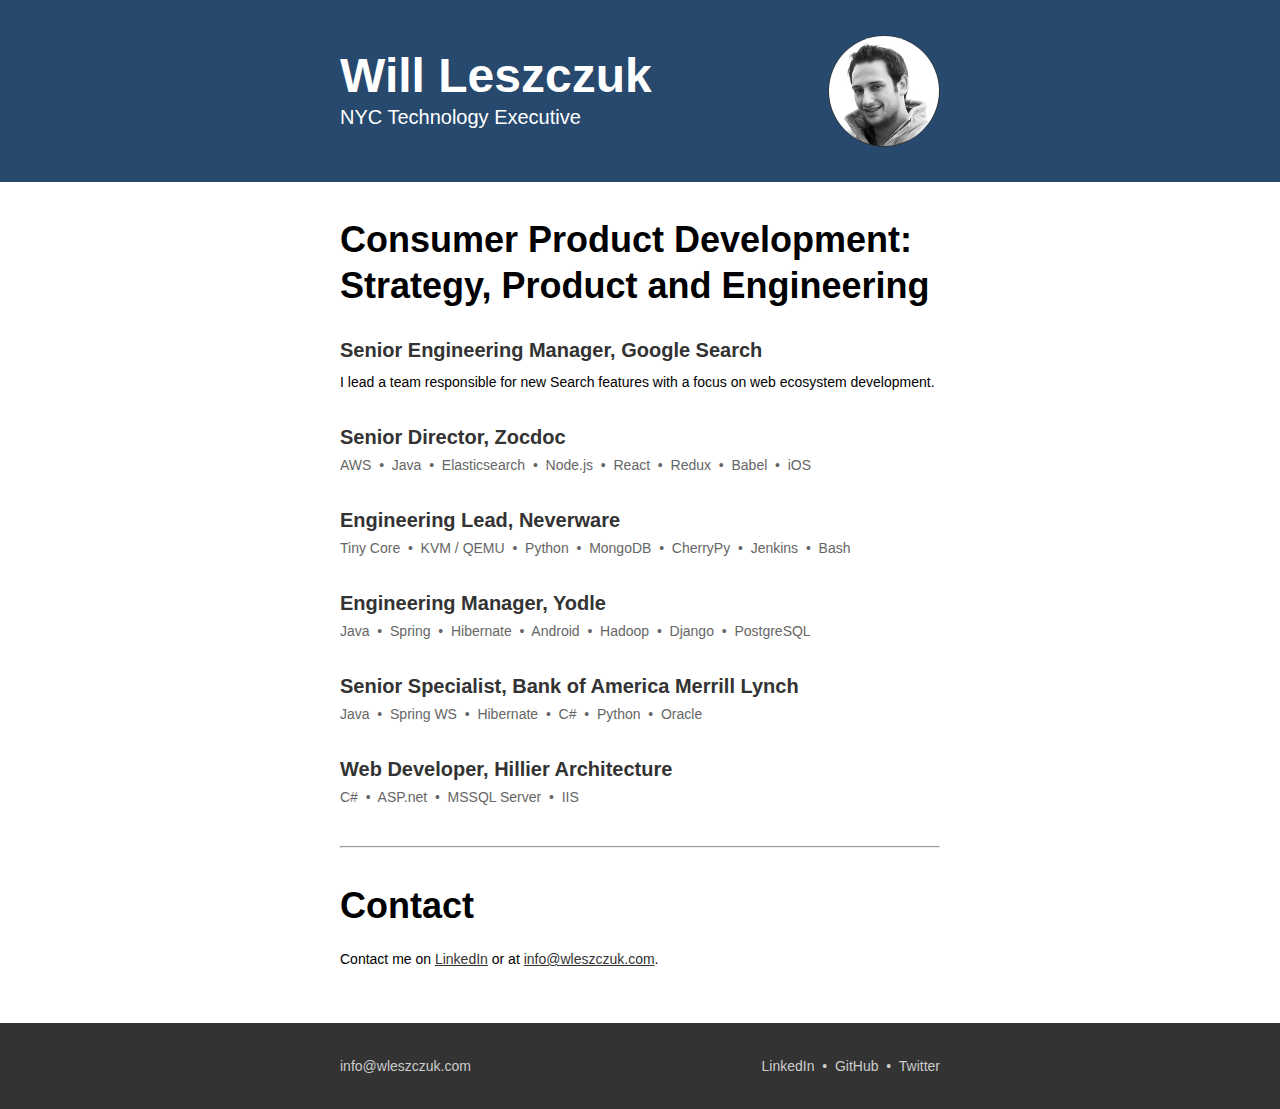
<file: index.html>
<!DOCTYPE html>
<html>
  <head>
    <meta charset="UTF-8">
    <meta name="viewport" content="width=700, maximum-scale=1.0">
    <meta name="description" content="Will Leszczuk, NYC Technology Executive">

    <link rel="stylesheet" type="text/css" href="global.css">

    <style>
      .technology_used {
        color: #666;
        margin: 0px 0 25px;
        padding-top: 2px;
//        margin: 6px 0 25px;
//        border-top: 1px solid #ccc;
//        padding-top: 4px;
      }
    </style>
    
    <title>Will Leszczuk | NYC Technology Executive</title>
  </head>
  <body onload="redirect_to_canonical()">
    <script type="text/javascript">
      function redirect_to_canonical() {
        if (-1 != window.location.indexOf("github")) {
          window.location = "http://me.wleszczuk.com";
        }
      }
    </script>

    <div id="header">
      <div>
	<div class="hook">
	  <h1>Will Leszczuk</h1>
      <h2>NYC Technology Executive</h2>
	</div>
	<div class="photo">
	  <img src="will-ibaraki-bw.jpg" 
	       alt="Will Leszczuk in Ibaraki, Japan" width="110" />
	</div>
      </div>
    </div>

    <div>
      <h1>Consumer Product Development:<br/>Strategy, Product and Engineering</h1>

      <h2>Senior Engineering Manager, Google Search</h2>
      <p>
	I lead a team responsible for new Search features with a 
    focus on web ecosystem development.
      </p>

      <h2>Senior Director, Zocdoc</h2>
      <p class="technology_used">
	AWS &nbsp;&bull;&nbsp; 
	Java &nbsp;&bull;&nbsp; 
	Elasticsearch &nbsp;&bull;&nbsp;
	Node.js &nbsp;&bull;&nbsp; 
	React &nbsp;&bull;&nbsp;
	Redux &nbsp;&bull;&nbsp;
	Babel &nbsp;&bull;&nbsp;
    iOS
      </p>

      <h2>Engineering Lead, Neverware</h2>
      <p class="technology_used">
	Tiny Core &nbsp;&bull;&nbsp; 
	KVM / QEMU &nbsp;&bull;&nbsp; 
	Python &nbsp;&bull;&nbsp;
	MongoDB &nbsp;&bull;&nbsp; 
	CherryPy &nbsp;&bull;&nbsp;
	Jenkins &nbsp;&bull;&nbsp;
	Bash
      </p>

      <h2>Engineering Manager, Yodle</h2>
      <p class="technology_used">
	Java &nbsp;&bull;&nbsp; 
	Spring &nbsp;&bull;&nbsp; 
	Hibernate &nbsp;&bull;&nbsp;
	Android &nbsp;&bull;&nbsp; 
	Hadoop &nbsp;&bull;&nbsp;
	Django &nbsp;&bull;&nbsp;
	PostgreSQL
      </p>

      <h2>Senior Specialist, Bank of America Merrill Lynch</h2>
      <p class="technology_used">
	Java &nbsp;&bull;&nbsp; 
	Spring WS &nbsp;&bull;&nbsp; 
	Hibernate &nbsp;&bull;&nbsp;
	C# &nbsp;&bull;&nbsp;
	Python &nbsp;&bull;&nbsp;
	Oracle
      </p>

      <h2>Web Developer, Hillier Architecture</h2>
      <p class="technology_used">
	C# &nbsp;&bull;&nbsp; 
	ASP.net  &nbsp;&bull;&nbsp; 
	MSSQL Server  &nbsp;&bull;&nbsp;
	IIS
      </p>

      <hr /> 

      <h1>Contact</h1>
      <p> 
	Contact me on
	<a href="http://linkedin.com/in/wleszczuk" 
	   title="LinkedIn Profile">LinkedIn</a> or at
	<a href="mailto:info@wleszczuk.com" 
	   title="Address for inquiries">info@wleszczuk.com</a>.
      </p>
    </div>

    <div id="footer">
      <div>
	<a href="mailto:info@wleszczuk.com" 
	   title="Address for inquiries">info@wleszczuk.com</a>

	<span class="right-align">
	  <a href="http://linkedin.com/in/wleszczuk" 
	     title="LinkedIn Profile">LinkedIn</a> &nbsp;&bull;&nbsp;
	  <a href="http://github.com/wml" 
	     title="GitHub Repository">GitHub</a> &nbsp;&bull;&nbsp;
<!--	  <a href="http://blog.wleszczuk.com"
	     title="Blog">Blog</a> &nbsp;&bull;&nbsp; -->
	  <a href="http://twitter.com/willleszczuk"
	     title="Twitter Profile">Twitter</a>
	</span>
      </div>
    </div>
  </body>
</html>
</file>
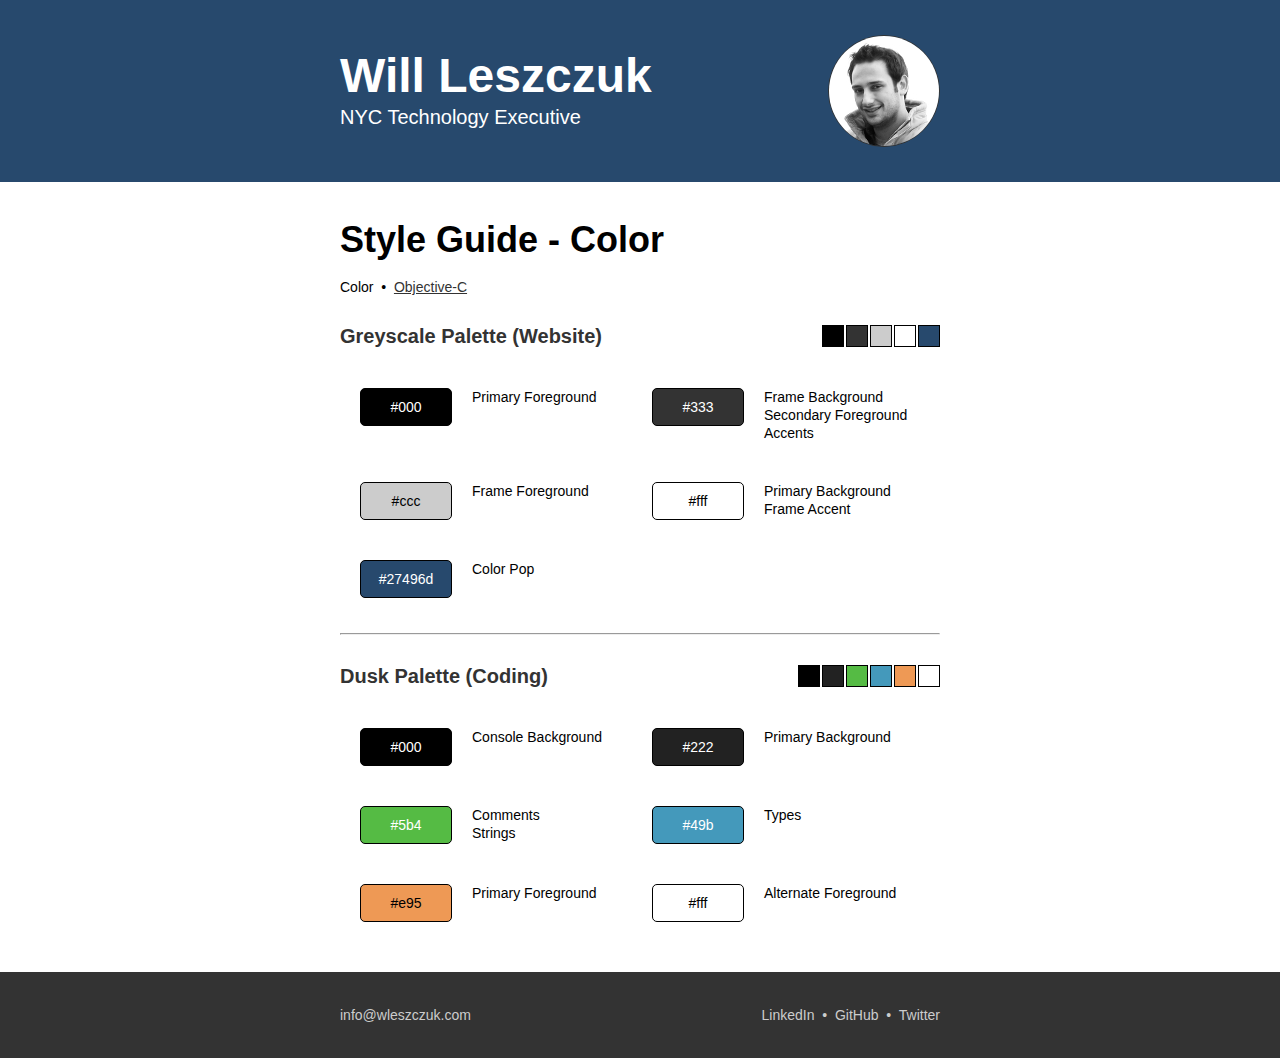
<file: style-guide/color.html>
<!DOCTYPE html>
<html>
  <head>
    <meta charset="UTF-8">
    <meta name="viewport" content="width=700, maximum-scale=1.0">
    <meta name="description" content="Color Style Guide of Will Leszczuk, NYC Technology Executive">

    <link rel="stylesheet" type="text/css" href="../global.css">

    <style>
      .color {
        border: 1px solid black;
        width: 70px;
        margin: 40px 0 0 20px;
        float: left;
        padding: 10px 10px 10px 10px;
        text-align: center;
        border-radius: 5px;
        -moz-border-radius: 5px;      
      }

      .colorpreview {
        border: 1px solid black;
        width: 20px;
        height: 20px;
        margin: 0 0 0 2px;
        float: right;
        padding: 0;
      }

      .usage {
        float: left; 
        margin: 40px 0 0 20px;
        padding: 0px;
        line-height: 18px;
        width: 160px;
      }

      .clear { clear: both; }
      
      .black     { background-color: #000;    color: #fff; }
      .darkgrey  { background-color: #333;    color: #fff; }
      .lightgrey { background-color: #ccc;    color: #000; }
      .white     { background-color: #fff;    color: #000; }
      .bluegrey  { background-color: #27496d; color: #fff; }

      .charcoal  { background-color: #222; color: #fff; }
      .green     { background-color: #5b4; color: #fff; }
      .orange    { background-color: #e95; color: #000; }
      .teal      { background-color: #49b; color: #fff; }

    </style>
    
    <title>Will Leszczuk | NYC Technology Executive | Style Guide | Color</title>
  </head>
  <body onload="redirect_to_canonical()">
    <script type="text/javascript">
      function redirect_to_canonical() {
        if (-1 != window.location.indexOf("github")) {
          window.location = "http://me.wleszczuk.com/style-guide/color.html";
        }
      }
    </script>

    <div id="header">
      <div>
	<div class="hook">
	  <h1>Will Leszczuk</h1>
      <h2>NYC Technology Executive</h2>
	</div>
	<div class="photo">
	  <img src="../will-ibaraki-bw.jpg" 
	       alt="Will Leszczuk in Ibaraki, Japan" width="110" />
	</div>
      </div>
    </div>

    <div>
      <h1>Style Guide - Color</h1>
      Color &nbsp;&bull;&nbsp; 
      <a href="objective-c.html">Objective-C</a>
    </div>

    <div>
      <h2>Greyscale Palette (Website)
        <div class="colorpreview bluegrey"></div>
        <div class="colorpreview white"></div>
        <div class="colorpreview lightgrey"></div>
        <div class="colorpreview darkgrey"></div>
        <div class="colorpreview black"></div>
      </h2>
      
      <div class="color black">#000</div>
      <p class="usage">
        Primary Foreground
      </p>

      <div class="color darkgrey">#333</div>
      <p class="usage">
        Frame Background <br/>
        Secondary Foreground <br/>
        Accents
      </p>

      <div class="clear"></div>
            
      <div class="color lightgrey">#ccc</div>
      <p class="usage">
        Frame Foreground
      </p>

      <div class="color white">#fff</div>
      <p class="usage">
        Primary Background <br/>
        Frame Accent
      </p>

      <div class="clear"></div>

      <div class="color bluegrey">#27496d</div>
      <p class="usage">
        Color Pop
      </p>

      <div class="clear"></div>

      <hr />
    </div>

    <div>
      <h2>Dusk Palette (Coding)
        <div class="colorpreview white"></div>
        <div class="colorpreview orange"></div>
        <div class="colorpreview teal"></div>
        <div class="colorpreview green"></div>
        <div class="colorpreview charcoal"></div>
        <div class="colorpreview black"></div>
      </h2>

      <div class="color black">#000</div>
      <p class="usage">
        Console Background
      </p>

      <div class="color charcoal">#222</div>
      <p class="usage">
        Primary Background
      </p>

      <div class="clear"></div>

      <div class="color green">#5b4</div>
      <p class="usage">
        Comments <br />
        Strings
      </p>

      <div class="color teal">#49b</div>
      <p class="usage">
        Types
      </p>

      <div class="clear"></div>

      <div class="color orange">#e95</div>
      <p class="usage">
        Primary Foreground
      </p>
      
      <div class="color white">#fff</div>
      <p class="usage">
        Alternate Foreground
      </p>
      
      <div class="clear"></div>
    </div>

    <div id="footer">
      <div>
	<a href="mailto:info@wleszczuk.com" 
	   title="Address for inquiries">info@wleszczuk.com</a>

	<span class="right-align">
	  <a href="http://linkedin.com/in/wleszczuk" 
	     title="LinkedIn Profile">LinkedIn</a> &nbsp;&bull;&nbsp;
	  <a href="http://github.com/wml" 
	     title="GitHub Repository">GitHub</a> &nbsp;&bull;&nbsp;
<!--	  <a href="http://blog.wleszczuk.com"
	     title="Blog">Blog</a> &nbsp;&bull;&nbsp; -->
	  <a href="http://twitter.com/willleszczuk"
	     title="Twitter Profile">Twitter</a>
	</span>
      </div>
    </div>
  </body>
</html>
</file>
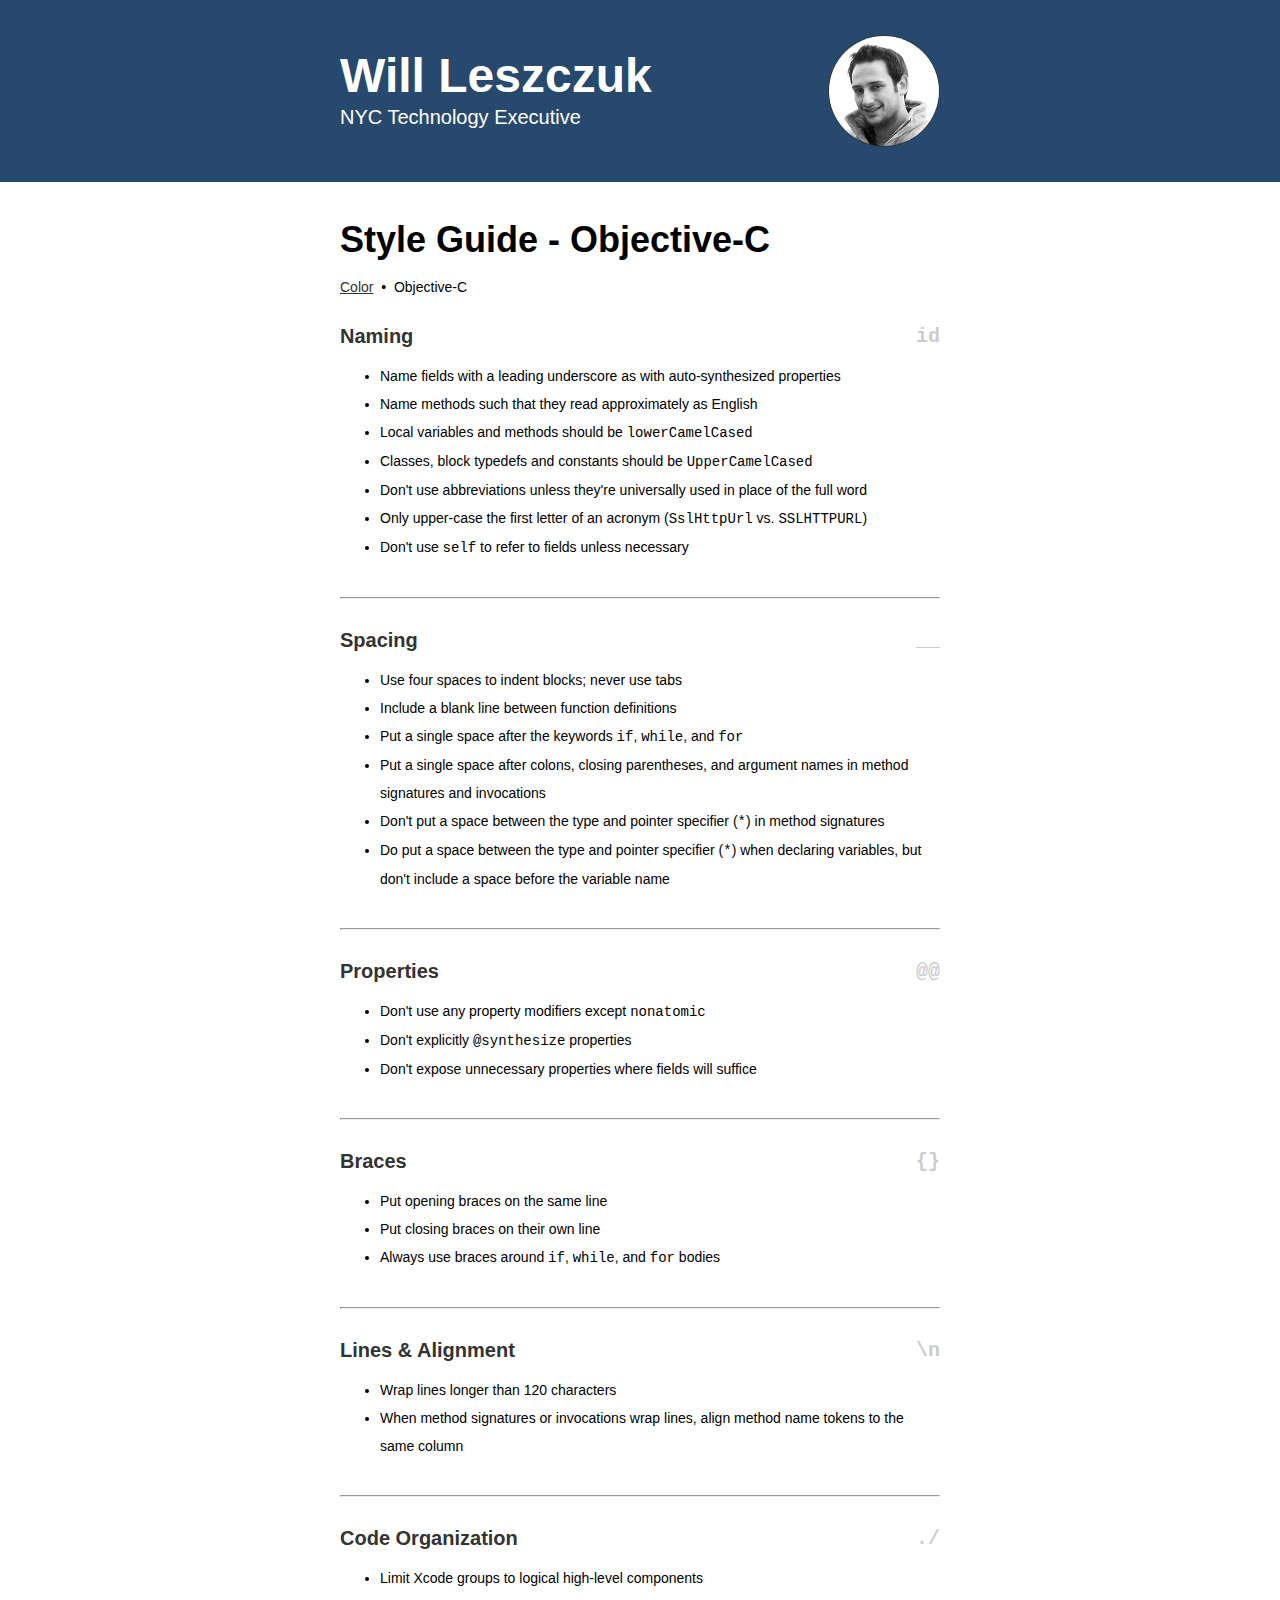
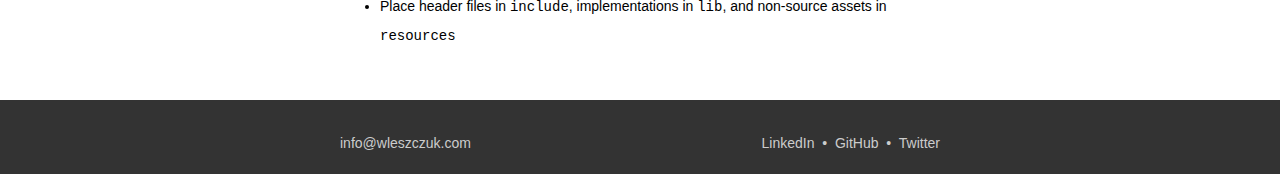
<file: style-guide/objective-c.html>
<!DOCTYPE html>
<html>
  <head>
    <meta charset="UTF-8">
    <meta name="viewport" content="width=700, maximum-scale=1.0">
    <meta name="description" content="Objective-C Style Guide of Will Leszczuk, NYC Technology Executive">

    <link rel="stylesheet" type="text/css" href="../global.css">

    <style>
      ul {
        line-height: 28px;
      }

      h2 code {
        color: #ccc;
        float: right;
      }
    </style>
    
    <title>Will Leszczuk | NYC Technology Executive | Style Guide | Objective-C</title>
  </head>
  <body onload="redirect_to_canonical()">
    <script type="text/javascript">
      function redirect_to_canonical() {
        if (-1 != window.location.indexOf("github")) {
          window.location = "http://me.wleszczuk.com/style-guide/objective-c.html";
        }
      }
    </script>

    <div id="header">
      <div>
	<div class="hook">
	  <h1>Will Leszczuk</h1>
	  <h2>NYC Technology Executive</h2>
	</div>
	<div class="photo">
	  <img src="../will-ibaraki-bw.jpg" 
	       alt="Will Leszczuk in Ibaraki, Japan" width="110" />
	</div>
      </div>
    </div>

    <div>
      <h1>Style Guide - Objective-C</h1>
      <a href="color.html">Color</a> &nbsp;&bull;&nbsp; 
      Objective-C
    </div>

    <div>
      <h2>Naming <code>id</code></h2>
      <ul>      
        <li>Name fields with a leading underscore as with auto-synthesized properties</li>
        <li>Name methods such that they read approximately as English</li>
        <li>Local variables and methods should be <code>lowerCamelCased</code></li>
        <li>Classes, block typedefs and constants should be <code>UpperCamelCased</code></li>        
        <li>Don't use abbreviations unless they're universally used in place of the full word</li>
        <li>Only upper-case the first letter of an acronym (<code>SslHttpUrl</code> vs. <code>SSLHTTPURL</code>)</li>
        <li>Don't use <code>self</code> to refer to fields unless necessary</li>
      </ul>        

      <hr />

      <h2>Spacing <code>__</code></h2>
      <ul>
        <li>Use four spaces to indent blocks; never use tabs</li>
        <li>Include a blank line between function definitions</li>
        <li>Put a single space after the keywords <code>if</code>, <code>while</code>, and <code>for</code></li>
        <li>Put a single space after colons, closing parentheses, and argument names in method signatures and invocations</li>
        <li>Don't put a space between the type and pointer specifier (<code>*</code>) in method signatures</li>
        <li>Do put a space between the type and pointer specifier (<code>*</code>) when declaring variables, but don't include a space before the variable name</li>
      </ul>

      <hr />
            
      <h2>Properties <code>@@</code></h2>
      <ul>      
        <li>Don't use any property modifiers except <code>nonatomic</code></li>
        <li>Don't explicitly <code>@synthesize</code> properties</li>
        <li>Don't expose unnecessary properties where fields will suffice</li>        
      </ul>        

      <hr />
                  
      <h2>Braces <code>{}</code></h2>
      <ul>      
        <li>Put opening braces on the same line</li>
        <li>Put closing braces on their own line</li>
        <li>Always use braces around <code>if</code>, <code>while</code>, and <code>for</code> bodies</li>
      </ul>        

      <hr />

      <h2>Lines &amp; Alignment <code>\n</code></h2>
      <ul>      
        <li>Wrap lines longer than 120 characters</li>
        <li>When method signatures or invocations wrap lines, align method name tokens to the same column</li>
      </ul>        

      <hr />

      <h2>Code Organization <code>./</code></h2>
      <ul>      
        <li>Limit Xcode groups to logical high-level components</li>
        <li>Place header files in <code>include</code>, implementations in <code>lib</code>, and non-source assets in <code>resources</code>
      </ul>        
    </div>

    <div id="footer">
      <div>
	<a href="mailto:info@wleszczuk.com" 
	   title="Address for inquiries">info@wleszczuk.com</a>

	<span class="right-align">
	  <a href="http://linkedin.com/in/wleszczuk" 
	     title="LinkedIn Profile">LinkedIn</a> &nbsp;&bull;&nbsp;
	  <a href="http://github.com/wml" 
	     title="GitHub Repository">GitHub</a> &nbsp;&bull;&nbsp;
<!--	  <a href="http://blog.wleszczuk.com"
	     title="Blog">Blog</a> &nbsp;&bull;&nbsp; -->
	  <a href="http://twitter.com/willleszczuk"
	     title="Twitter Profile">Twitter</a>
	</span>
      </div>
    </div>
  </body>
</html>
</file>
<file: global.css>
body {
  padding: 0;
  margin: 0;
  font-family: helvetica, arial, sans-serif; 
  font-size: 14px;
}

div {
  width: 600px;
  margin: 0 auto 0 auto;
}

h1 {
  font-size: 36px;
  color: #000;
  margin: 35px 0 16px 0;
  line-height: 46px;
}

h2 {
  font-size: 20px;
  margin: 30px 0 0;
  color: #333;
  font-weight: bold;
}

img {
  border: 1px solid #333;
  float: right;
}

p {
  margin: 6px 0 0;
  line-height: 28px;
  text-align: justify;
}

hr {
  margin-top: 35px;
}

a {
  color: #333;
  text-decoration: underline;
}

#footer a {
  color: #ccc;
  text-decoration: none;
}

.right-align {
  float: right;
}

#header {
  width: 100%;
//  background-color: #333;
  background-color: #27496d;
  padding: 35px 0 35px;
  overflow: hidden;
}

#header h1 {
  color: #fff;
  font-size: 48px;
  margin: 0 0 7px;
}

#header h2 {
  color: #fff;
  font-weight: normal;
  margin: 0;
}

#header .hook {
  width: 490px;
  margin: 0;
  float: left;
  padding-top: 18px;
}

#header .photo {
  width: 110px;
  margin: 0;
  float: left;
}

#header .photo img {
  border-radius: 50%;
}

#footer {
  width: 100%;
  color: #ccc;
  background-color: #333;
  padding: 35px 0 35px;
  margin-top: 50px;
  overflow: hidden;
}
</file>
